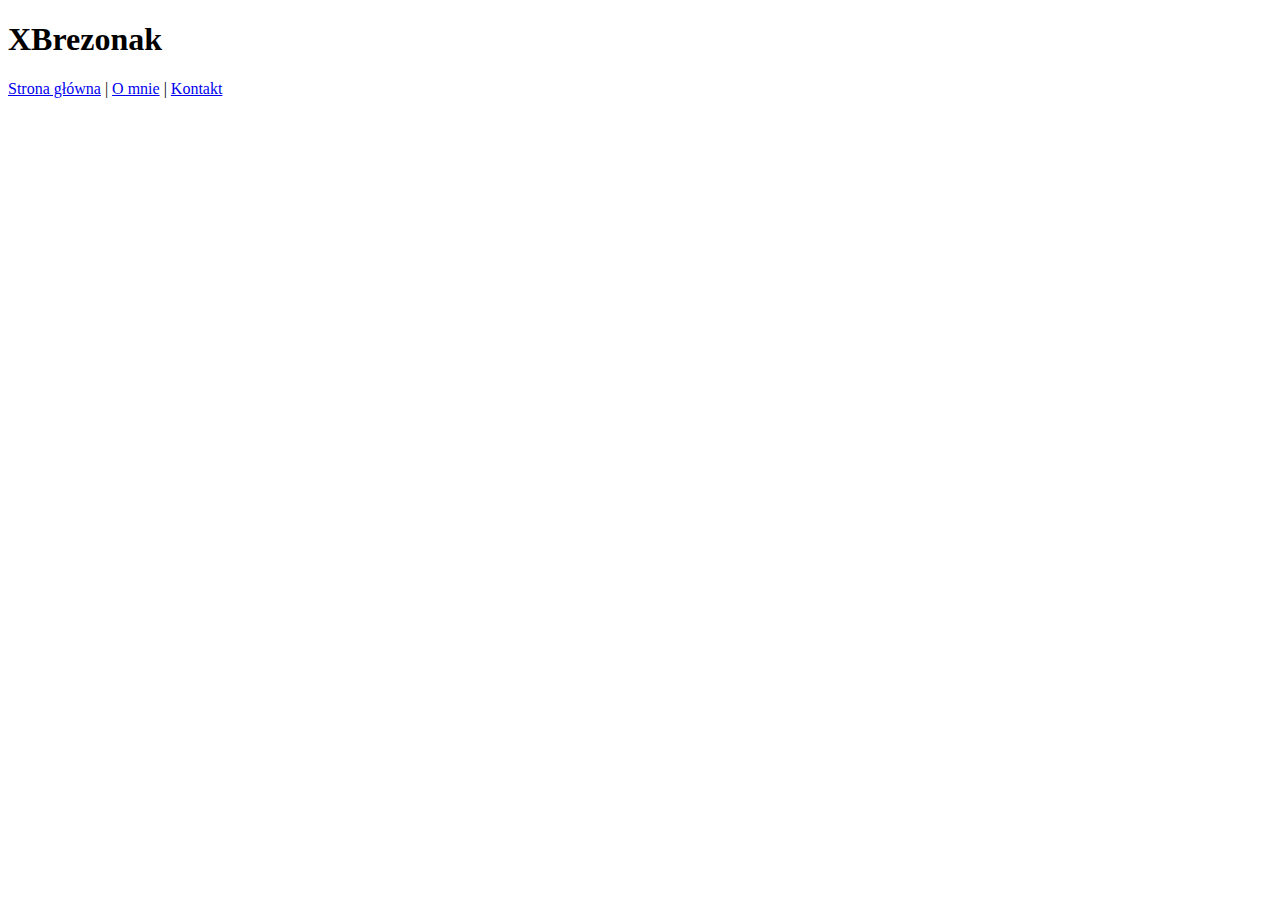
<file: Zad1/index.html>
<!DOCTYPE html>
<html lang="en">
<head>
    <meta charset="UTF-8">
    <meta name="viewport" content="width=device-width, initial-scale=1.0">
    <title>Zadanie 1</title>
</head>
<body>
    <header>
        <h1>XBrezonak</h1>
    </header>
    <nav>
        <a href="index.html">Strona główna</a> |
        <a href="about.html">O mnie</a> |
        <a href="contact.html">Kontakt</a>
</body>
</html>
</file>
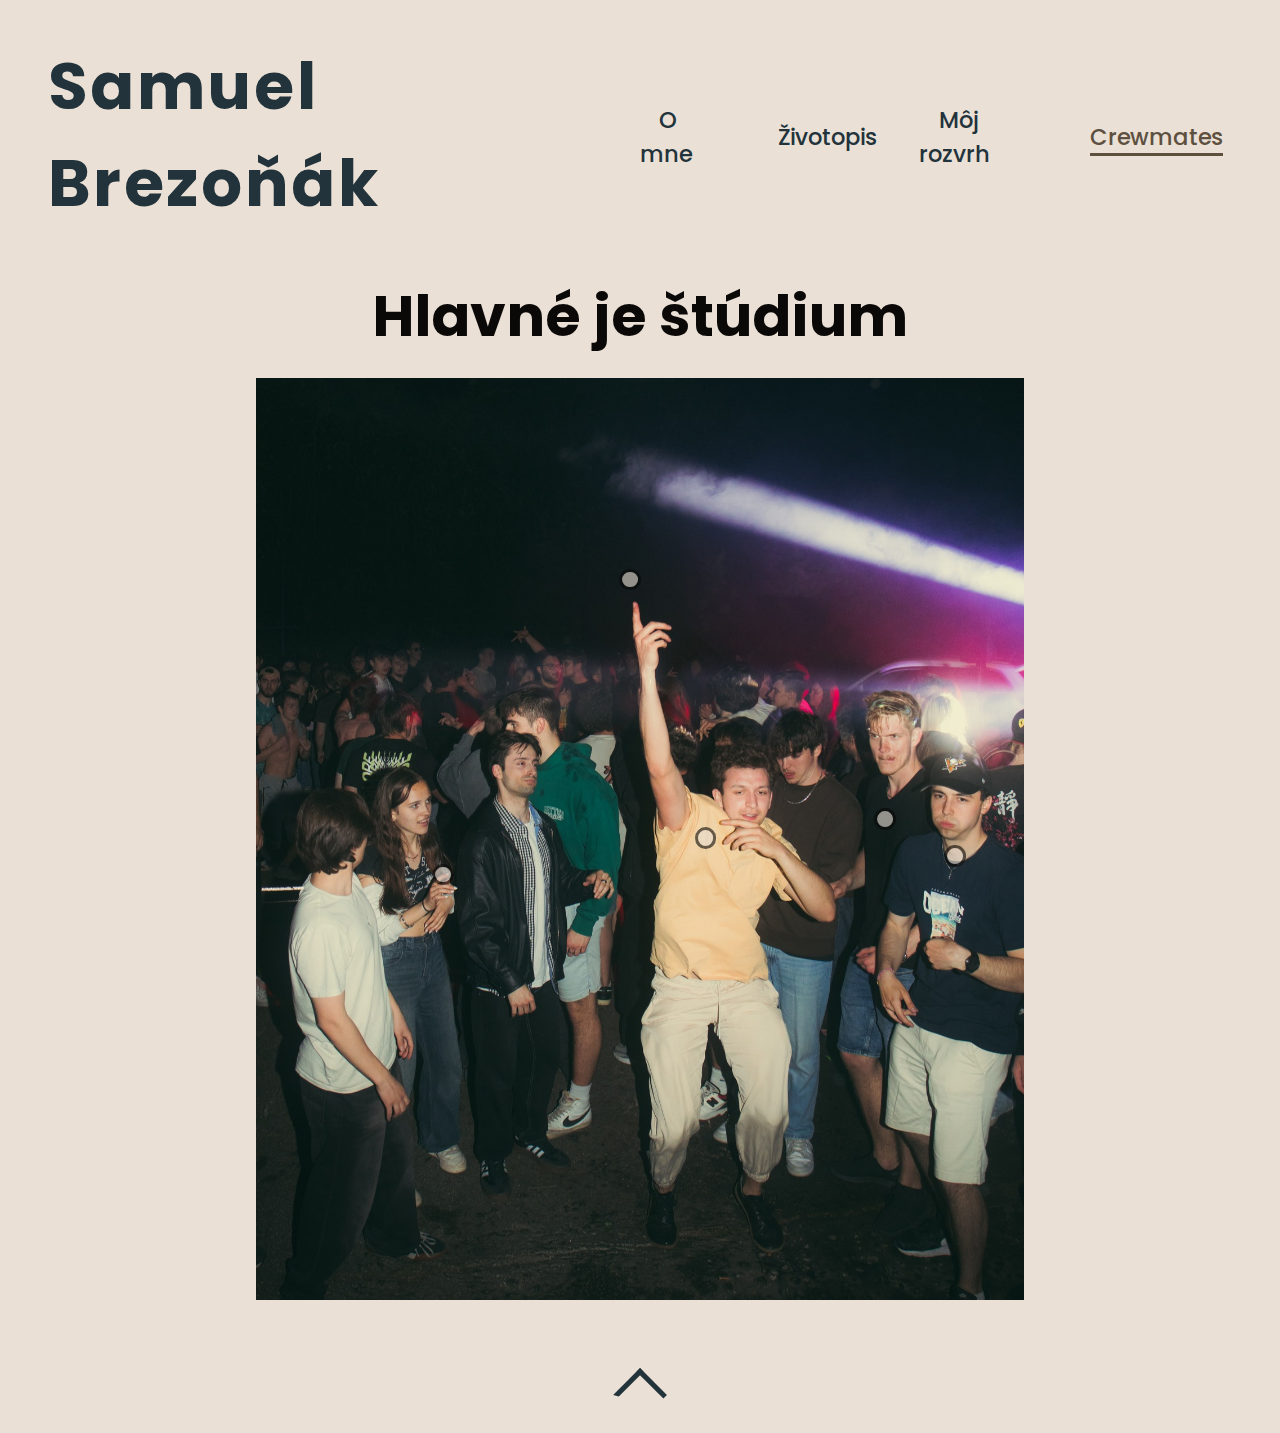
<file: chlieb/mapa.html>
<!DOCTYPE html>
<html lang="sk">
<head>
    <meta charset="UTF-8">
    <meta name="viewport" content="width=device-width, initial-scale=1.0">
    <meta http-equiv="X-UA-Compatible" content="IE=edge">
    <link rel="stylesheet" href="css/styles.css">
    <title>Crewmates</title>
</head>
<body> 
    <header>
        <div class="heading">
            <a href="index.html" class="logo">Samuel Brezoňák</a>
        </div>
        <nav>
            <ul>
                <li><a href="index.html">O mne</a></li>
                <li><a href="zivotopis.html">Životopis</a></li>
                <li><a href="moj_rozvrh.html">Môj rozvrh</a></li>
                <li><a href="mapa.html" class="active" aria-current="page">Crewmates</a></li>
            </ul>
        </nav>
    </header>
    <main>
        <section class="crew-content">
            <h2>Hlavné je štúdium</h2>
            <div class="moja-crew">
                <img src="./img/mapPic.jpg" alt="Fotka mojej crew na Májovici">
                <div class="pin ja">
                    <span>
                        <div class="float-window gray-bg">
                            <p class="bold gray-bg">Ja:</p>
                            <p class="window-text gray-bg">"Rád programujem weby!!"</p>
                        </div>
                    </span>
                </div>
                <div class="pin michaela">
                    <span>
                        <div class="float-window gray-bg">
                            <p class="bold gray-bg">Michaela:</p>
                            <p class="window-text gray-bg">"Rada tancujem!"</p>
                        </div>
                    </span>
                </div>
                <div class="pin marcelos">
                    <span>
                        <div class="float-window gray-bg">
                            <p class="bold gray-bg">Marcelos:</p>
                            <p class="window-text gray-bg">"Rád jazdím na motorke!"</p>
                        </div>
                    </span>
                </div>
                <div class="pin matus">
                    <span>
                        <div class="float-window gray-bg">
                            <p class="bold gray-bg">Matus:</p>
                            <p class="window-text gray-bg">"Vlastním vychooslovenské vodárne!"</p>
                        </div>
                    </span>
                </div>
                <div class="pin majovica">
                    <span>
                        <div class="float-window gray-bg">
                            <p class="bold gray-bg">Majovica:</p>
                            <p class="window-text gray-bg">"Som najlepšia party STU!"</p>
                        </div>
                    </span>
                </div>
            </div>
        </section>
    </main>
    <footer>
        <a href="#" class="arrow"></a>
    </footer>
</body>
</html>
</file>
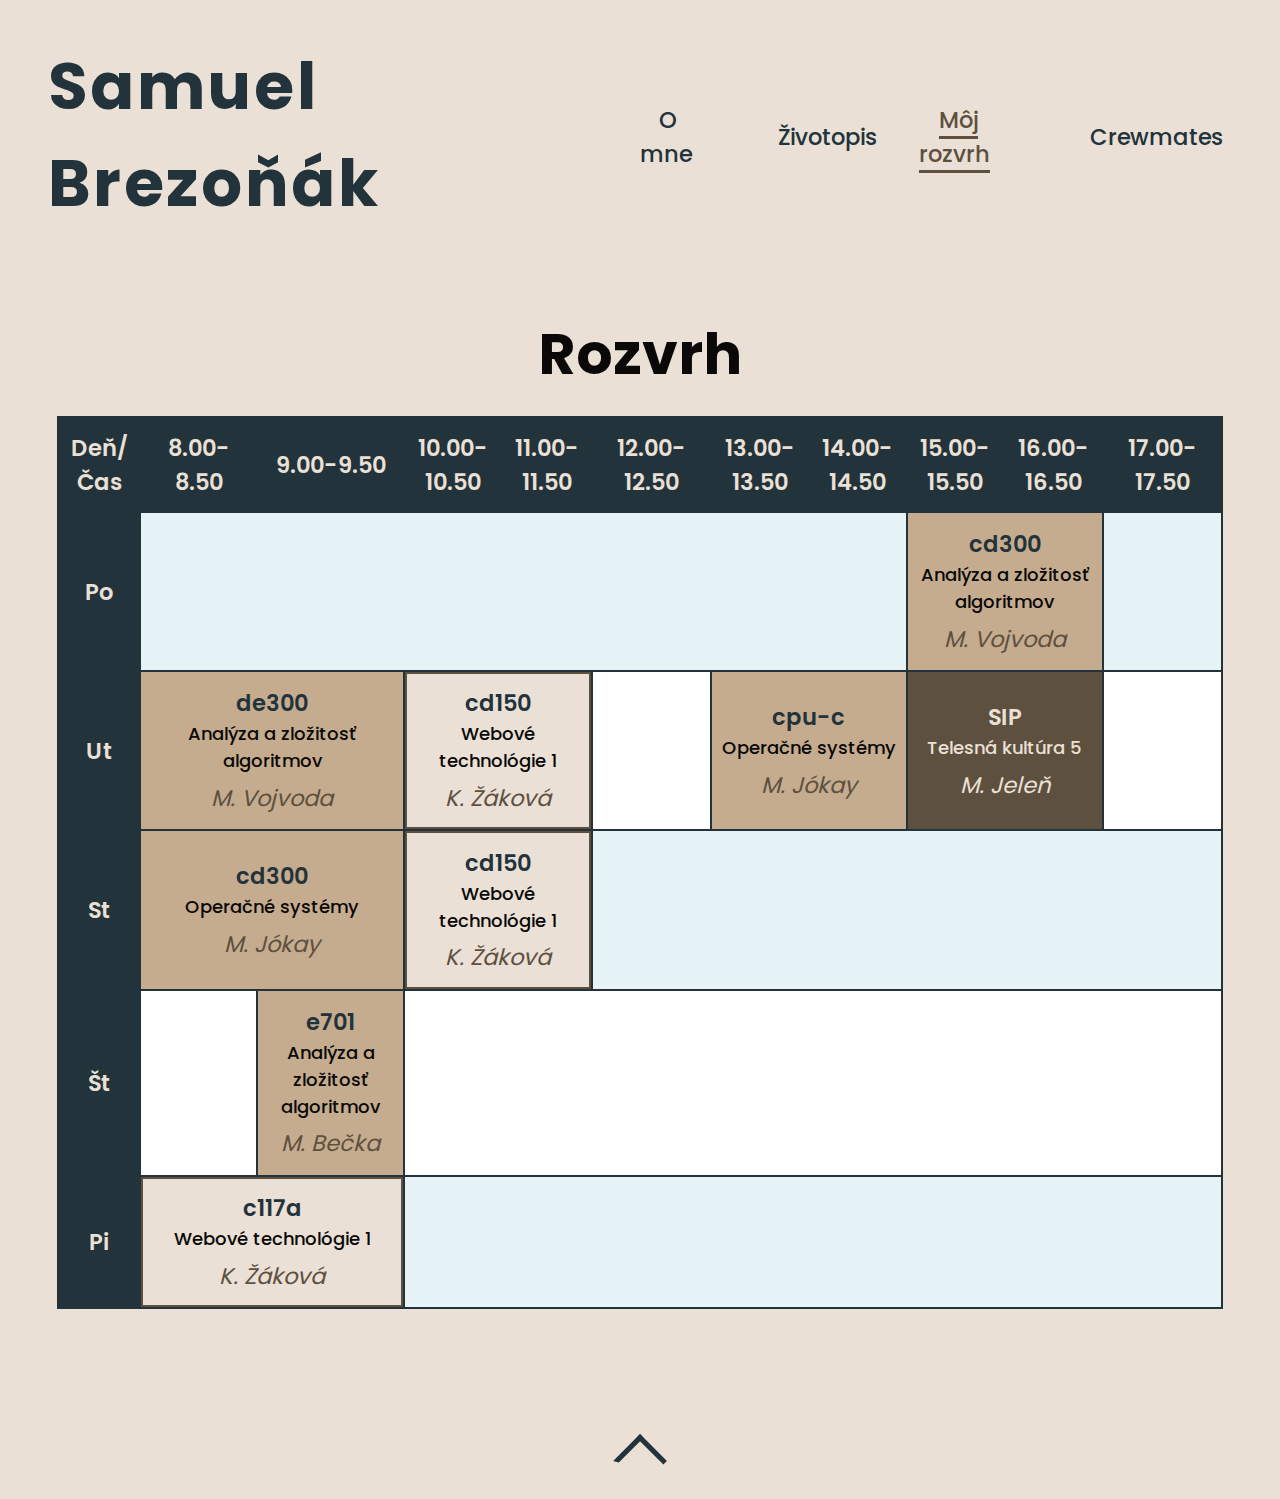
<file: chlieb/moj_rozvrh.html>
<!DOCTYPE html>
<html lang="sk">
<head>
    <meta charset="UTF-8">
    <meta http-equiv="X-UA-Compatible" content="IE=edge">
    <meta name="viewport" content="width=device-width, initial-scale=1.0">
    <link rel="stylesheet" href="css/styles.css">
    <title>Môj rozvrh</title>
</head>
<body>
    <header>
        <div class="heading">
            <a href="index.html" class="logo">Samuel Brezoňák</a>
        </div>
        <nav>
            <ul>
                <li><a href="index.html">O mne</a></li>
                <li><a href="zivotopis.html">Životopis</a></li>
                <li><a href="moj_rozvrh.html" class="active" aria-current="page">Môj rozvrh</a></li>
                <li><a href="mapa.html">Crewmates</a></li>
            </ul>
        </nav>
    </header>

    <main>
        <section class="rozvrh">
            <h2>Rozvrh</h2>
            <table>
                <tr>
                    <th>Deň/Čas</th>
                    <th>8.00-8.50</th>
                    <th>9.00-9.50</th>
                    <th>10.00-10.50</th>
                    <th>11.00-11.50</th>
                    <th>12.00-12.50</th>
                    <th>13.00-13.50</th>
                    <th>14.00-14.50</th>
                    <th>15.00-15.50</th>
                    <th>16.00-16.50</th>
                    <th>17.00-17.50</th>
                </tr>
                <tr>
                    <th>Po</th>
                    <td colspan="7" class="filler"></td>
                    <td colspan="2" class="session session--analysis">
                        <div class="room">cd300</div>
                        <div class="class">Analýza a zložitosť algoritmov</div>
                        <span class="lecturer">M. Vojvoda</span>
                    </td>
                    <td class="filler"></td>
                </tr>
                <tr>
                    <th>Ut</th>
                    <td colspan="2" class="session session--analysis">
                        <div class="room">de300</div>
                        <div class="class">Analýza a zložitosť algoritmov</div>
                        <span class="lecturer">M. Vojvoda</span>
                    </td>
                    <td colspan="2" class="session session--web">
                        <div class="room">cd150</div>
                        <div class="class">Webové technológie 1</div>
                        <span class="lecturer">K. Žáková</span>
                    </td>
                    <td colspan="1" class="filler"></td>
                    <td colspan="2" class="session session--os">
                        <div class="room">cpu-c</div>
                        <div class="class">Operačné systémy</div>
                        <span class="lecturer">M. Jókay</span>
                    </td>
                    <td colspan="2" class="session session--pe">
                        <div class="room">SIP</div>
                        <div class="class">Telesná kultúra 5</div>
                        <span class="lecturer">M. Jeleň</span>
                    </td>
                    <td colspan="2" class="filler"></td>
                </tr>
                <tr>
                    <th>St</th>
                    <td colspan="2" class="session session--os">
                        <div class="room">cd300</div>
                        <div class="class">Operačné systémy</div>
                        <span class="lecturer">M. Jókay</span>
                    </td>
                    <td colspan="2" class="session session--web">
                        <div class="room">cd150</div>
                        <div class="class">Webové technológie 1</div>
                        <span class="lecturer">K. Žáková</span>
                    </td>
                    <td colspan="6" class="filler"></td>
                </tr>
                <tr>
                    <th>Št</th>
                    <td colspan="1" class="filler"></td>
                    <td class="session session--analysis">
                        <div class="room">e701</div>
                        <div class="class">Analýza a zložitosť algoritmov</div>
                        <span class="lecturer">M. Bečka</span>
                    </td>
                    <td colspan="8" class="filler"></td>
                </tr>
                <tr>
                    <th>Pi</th>
                    <td colspan="2" class="session session--web">
                        <div class="room">c117a</div>
                        <div class="class">Webové technológie 1</div>
                        <span class="lecturer">K. Žáková</span>
                    </td>
                    <td colspan="8" class="filler"></td>
                </tr>
            </table>
        </section>
    </main>
    <footer>
        <a href="#" class="arrow"></a>
    </footer>
</body>
</html>
</file>
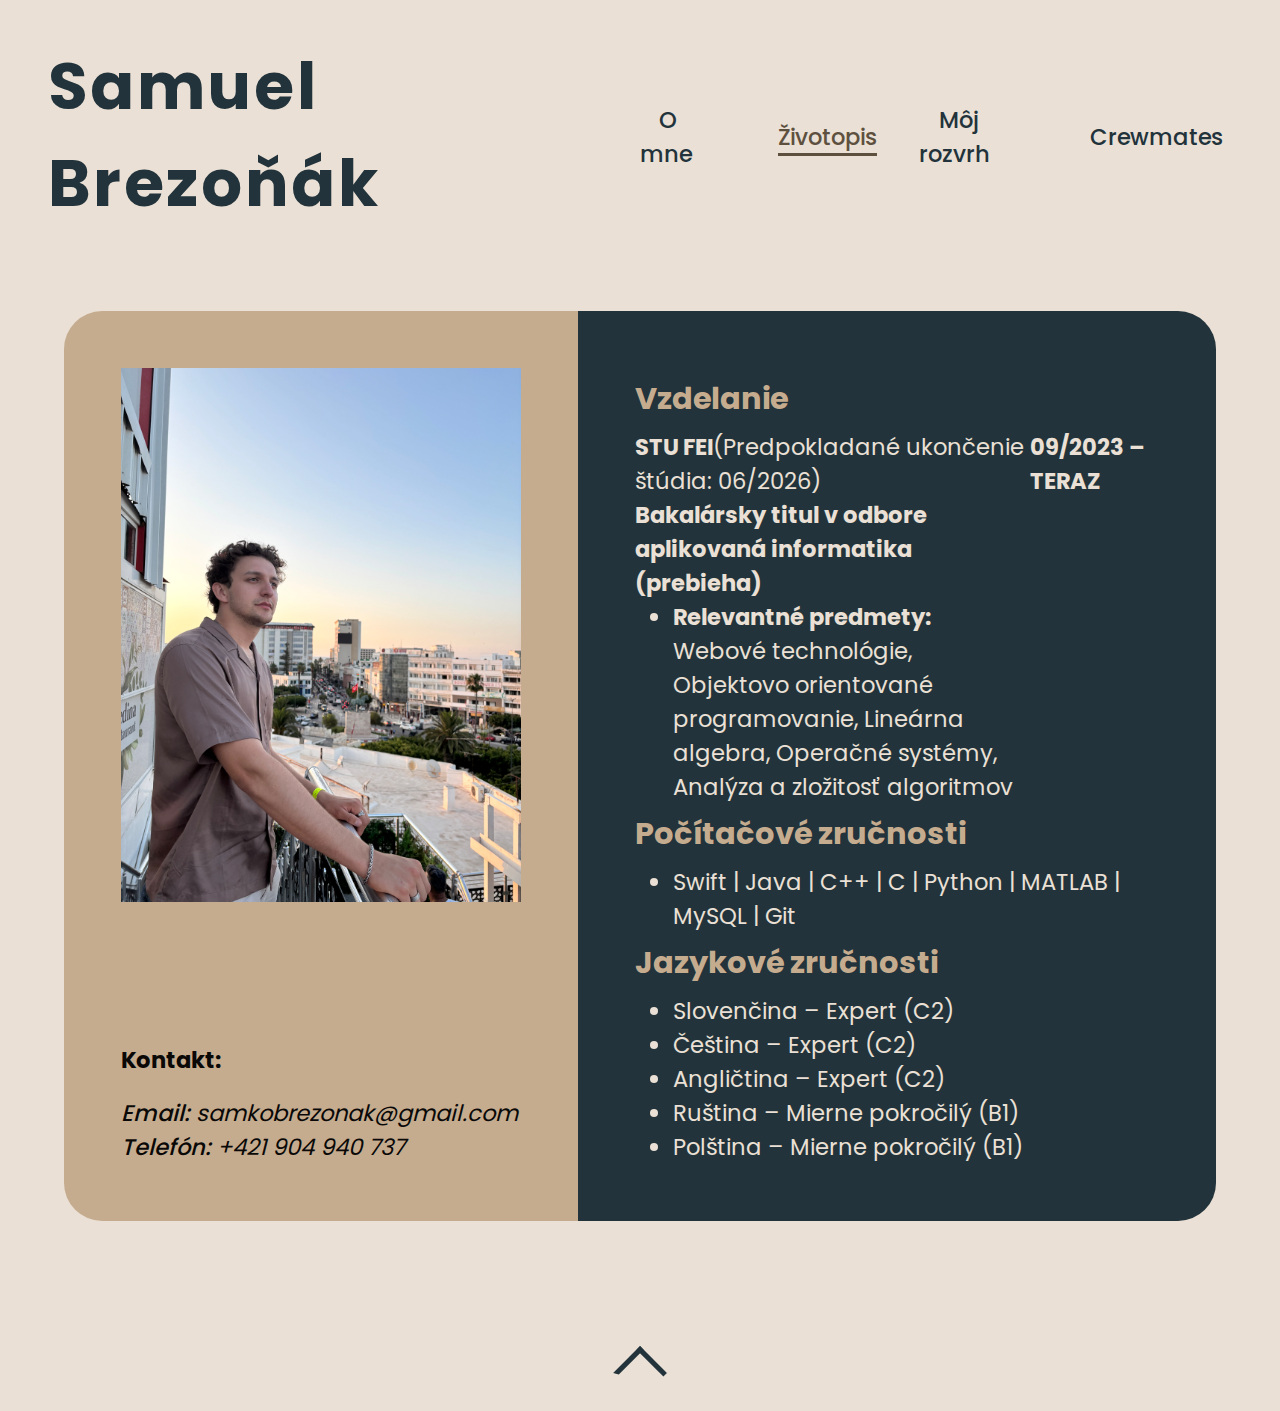
<file: chlieb/zivotopis.html>
<!DOCTYPE html>
<html lang="sk">
    <meta charset="UTF-8">
    <meta name="viewport" content="width=device-width, initial-scale=1.0">
    <meta http-equiv="X-UA-Compatible" content="IE=edge">
    <link rel="stylesheet" href="https://cdnjs.cloudflare.com/ajax/libs/font-awesome/6.5.2/css/all.min.css">
    <link rel="stylesheet" href="css/styles.css">
    <title>Životopis</title>
<body>
    <header>
        <div class="heading">
            <a href="index.html" class="logo">Samuel Brezoňák</a>
        </div>
        <nav>
            <ul>
                <li><a href="index.html">O mne</a></li>
                <li><a href="zivotopis.html" class="active" aria-current="page">Životopis</a></li>
                <li><a href="moj_rozvrh.html">Môj rozvrh</a></li>
                <li><a href="mapa.html">Crewmates</a></li>
            </ul>
        </nav>
    </header>
    <main>
        <section class="zivotopis-section">
            <div class ="first-column">
                <img src="img/aboutMePic.jpeg" alt="fotografia chalana" width="400">
                <div>
                    <h3>Kontakt:</h3>
                    <address>
                        <p>Email: <a href="mailto:samkobrezonak@gmail.com">samkobrezonak@gmail.com</a></p>
                        <p>Telefón: <a href="tel:+421904940737">+421 904 940 737</a></p>
                    </address>
                </div>

            </div>
            <div class="main-text">
                <div class = "right-text">
                    <h3>Vzdelanie</h3>
                    <div class="space-between">
                        <p><span>STU FEI</span>(Predpokladané ukončenie štúdia: 06/2026)</p>
                        <p><span>09/2023 – TERAZ</span></p>
                    </div>
                    <div class="width-change">
                        <p><span>Bakalársky titul v odbore aplikovaná informatika (prebieha)</span></p>
                        <ul>
                            <li><span>Relevantné predmety:</span> Webové technológie, Objektovo orientované programovanie, Lineárna algebra, Operačné systémy, Analýza a zložitosť algoritmov</li>
                        </ul>
                    </div>
                </div>
                <div>
                    <h3>Počítačové zručnosti</h3>
                    <ul>
                        <li>Swift | Java | C++ | C | Python | MATLAB | MySQL | Git</li>
                    </ul>
                </div>
                <div>
                    <h3>Jazykové zručnosti</h3>
                    <ul>
                        <li>Slovenčina – Expert (C2)</li>
                        <li>Čeština – Expert (C2)</li>
                        <li>Angličtina –  Expert (C2)</li>
                        <li>Ruština – Mierne pokročilý (B1)</li>
                        <li>Polština – Mierne pokročilý (B1)</li>
                    </ul>
                </div>
            </div>
        </section>
    </main>
    <footer>
        <a href="#" class="arrow"></a>
    </footer>
</body>
</html>
</file>
<file: chlieb/css/styles.css>
@font-face{
    font-family: 'Poppins';
    src: url('../fonts/Poppins-Regular.ttf') format('truetype');
    font-weight: 400;
    font-style: normal;
    font-display: swap;
}
@font-face{
    font-family: 'Poppins';
    src: url('../fonts/Poppins-Medium.ttf') format('truetype');
    font-weight: 500;
    font-style: normal;
    font-display: swap;
}
@font-face{
    font-family: 'Poppins';
    src: url('../fonts/Poppins-SemiBold.ttf') format('truetype');
    font-weight: 600;
    font-style: normal;
    font-display: swap;
}
@font-face{
    font-family: 'Poppins';
    src: url('../fonts/Poppins-Bold.ttf') format('truetype');
    font-weight: 700;
    font-style: normal;
    font-display: swap;
}
*{
    background-color: transparent;
    padding: 0;
    margin: 0;
    text-decoration: none;
    list-style-type: none;
    border: none;
    outline: none;
    font-family: 'Poppins', sans-serif;
    box-sizing: border-box;
    font-size: 1.19rem;
}
html{
    scroll-behavior: smooth;
}
body{
    background-color: #EAE0D5;
    color: #0A0908;
}

/* Base elements */
a{
    color: #22333B;
    font-weight: 500;
    margin: 1rem;
    border-bottom: 3px solid transparent; 
    transition: 0.3s ease;
}
p{
    max-width: 100%;
    margin-bottom: 1.3rem;
}
section{
    margin: 3rem;
    color: #22333B;
}
section h2{
    font-size: 4rem;
    color: #0A0908;
}

/* Layout: Header & Navigation */
header{
    display: flex;
    justify-content: space-between; 
    margin: 1rem 2rem; 
    color: #22333B;
}
nav{
    display: flex;
    justify-content: center;
    align-items: center;
}
.heading{
    display: flex;
    align-items: center;
    gap: 1.25rem;
}
header nav ul{
    display: flex;
    align-items: center;
    gap: 1.25rem;
    margin: 0;
    padding: 0;
    flex-wrap: nowrap; 
}
.logo{
    font-size: 3.4rem;
    font-weight: 900;
    color: #22333B;
    letter-spacing: 0.04em;
    transition: 0.3s ease;
    cursor: pointer; 
    margin-left: 0.5rem;
}
.logo:hover{
    transform: translateY(-2px); 
    color: #C6AC8F;
}
header a{
    color: #22333B;
}
nav a{
    color: #22333B;
    border-bottom: 3px solid transparent; /* Invisible border to prevent layout shift */
}
nav a:hover,
nav a:focus,
nav a.active{
    color: #5E503F;
    border-bottom: 3px solid #5E503F;
}
.container img{
    float: left;
    margin-right: 2rem;
    border-radius: 2rem;
}
.container .main-headline{
    display: flex;
    align-items: center; 
    gap: 2rem; 
}

/* Social */
.socials-icons{
    display: flex;
    align-items: center;
    gap: 0.5rem;
}
.socials-icons a{
    transition: transform 0.3s ease; 
    border: none;
    display: inline-flex; /* Use inline-flex to center the image properly */
    align-items: center; 
    justify-content: center;  
    margin: 0;
    color: #0A0908;
    border-radius: 0;
}
.socials-icons a img{
    display: block;  /* Remove extra space below image */
    width: 2.4rem;
    height: auto; 
    border-radius: 0; 
}
.socials-icons a.secret img{
    width: 2.1rem; 
}
.socials-icons a:hover{
    transform: scale(1.25) translateY(-4px);
    color: #5E503F;
}

/* lists */
.fav-foods{
    display: flex;
    flex-direction: column;
    justify-content: center;
    align-items: center;
}
.fav-foods ul{
    display: block;
}
.fav-foods li{
    list-style-type: disc;
    
}

/* Footer */
footer{
    display: flex;
    justify-content: center;
    align-items: center;
    position: relative; /* Positioning context for absolute elements */
    padding: 5rem 0 2rem; 
}
.quote p{
    text-align: center;
    color: #0A0908;
    font-size: 2rem;
    font-weight: 700;
    margin: 3rem 0;
    text-align: center;
    padding: 0;
    border-radius: 1rem;
    display: flex;
    flex-direction: column;
    margin:0;
    margin-bottom: 1.3rem;
    box-shadow: 10px 10px 24px rgba(10, 9, 8, 0.12);
}
.quote span{
    font-style: italic;
    font-weight: 400;
}
.gray{
    background-color: #C6AC8F;
    border-radius: 1em;
}
.arrow{
    position: absolute;
    bottom: 0;
    border-left: 5px solid #22333B;
    border-top: 5px solid #22333B;
    transform: rotate(45deg); /* Rotate to create arrow shape */
    height: 2rem;
    width: 2rem;
}
.arrow:hover{
    border-left-color: #5E503F;
    border-top-color: #5E503F;
}

/* responsivity */
@media (max-width:1327px){
    .container .main-headline{
        flex-direction: column;
        gap: 0;
    }
}
@media (max-width:1199px){
    header{
        flex-direction: column;
        align-items: center;
        gap: 1rem;
    }
    nav ul{
        width: 100%;
        margin: 0;
        justify-content: center;
    }
}
@media (max-width:768px){
    .logo{
        margin-left: 0;
        text-align: center;
    }
    nav ul{
        flex-direction: column;
        align-items: center;
        gap: 0.75rem;
    }
    nav li{
        width: auto;
    }
}
@media (max-width:1100px){
    .container img{
        float: none;
        margin: 0;
    }
    .container{
        display: flex;
        flex-direction: column;
        align-items: center;
        justify-content: center; 
    }
}
@media (max-width:768px){
    .container img{
        width: 100%;
    }
}
@media (max-width:600px){
    .fav-foods ul{
        display: grid;
        justify-items: center;
    }
    header{
        margin-bottom: 0;
    }
    section{
        margin: 1.5rem 1rem;
    }
}
@media (max-width:426px){
    .o-mne{
        margin-top: 2rem;
    }
    .main-headline h2{
        font-size: 3rem;
    }
    .quote p, .quote span{
        font-size: 1.3rem;
    }
}

/* zivotopis */
.zivotopis-title{
    font-size: 2.8rem;
    color: #0A0908;
    width: 90%;
    max-width: 1200px;
    margin: 3rem auto 1.5rem;
}
.zivotopis-section{
    display: flex;
    align-items: stretch;
    justify-content: center;
    color: #0A0908;
    width: 80%;
    max-width: 100%;
    margin: auto;
    margin-bottom: 3rem;
    margin-top: 3rem;
    width: 90%;
}
.space-between{
    margin-bottom: 1.5rem;
}
.zivotopis-section address p{
    font-weight: 500;
}
.zivotopis-section a{
    color: #0A0908;
    font-weight: 400;
}

.first-column *, .first-column{
    background-color: #C6AC8F;
    padding: 0;
    margin: 0;
}
.first-column{
    padding: 3rem;
    display: flex;
    flex-direction: column;
    flex: auto;
    justify-content: space-between;
    border-top-left-radius: 2rem;
    border-bottom-left-radius: 2rem;
    border-right: none;
    
}
.first-column h3{
    margin-bottom: 1rem;
}
.main-text {
    display: flex;
    flex: auto;
    flex-direction: column;
    margin: 0;
    padding: 3rem;
    background-color: #22333B;
    color: #EAE0D5;
    border-top-right-radius: 2rem;
    border-bottom-right-radius: 2rem;
    border-left: none;
}
.main-text *{
    background-color: #22333B;
    color: #EAE0D5;
}

.main-text span{
    font-weight: bold;
}

.space-between{
    display: flex;
    justify-content: space-between;
    margin:0;
}
.width-change{
    width: 75%;
}
.main-text h3{
    color: #C6AC8F;
    margin: 0.4rem 0;
}
.right-text h3, .main-text h3{
    font-size: 1.6rem;
}
.right-text h3{
    margin-bottom: 0.4rem;
}
.main-text p{
    margin: 0;
}
.main-text ul{
    display: block;
    margin: 0;
}
.main-text li{
    list-style-type: disc;
    margin-left: 2rem;
}
@media (max-width: 1170px){
    nav{
        flex: 1;
    }
}
@media (max-width:1070px){
    .zivotopis-section{
        flex-direction: column;
    }
    .first-column, .main-text{
        border-radius: 0;
    }
    .first-column{
        border-top-left-radius: 2rem;
        border-top-right-radius: 2rem;
    }
   
    .first-column img{
        width: 100%;
        justify-content: center;
    }
    .main-text{
        border-bottom-left-radius: 2rem;
        border-bottom-right-radius: 2rem;
    }
}
@media(max-width:480px){
    address a{
        font-size: 4vw;
    }
    .width-change{
        width: 100%;
    }
    .space-between{
        flex-direction: column;
    }

}
@media (max-width: 900px){
    .rozvrh{
        overflow-x: auto;
        padding-bottom: 1rem;
    }
    .rozvrh table{
        min-width: 760px;
    }
    .rozvrh th,
    .rozvrh td{
        padding: 0.6rem 0.3rem;
        font-size: 1rem;
    }
}

/* Rozvrh */
.rozvrh h2{
    text-align: center;
    color: #0A0908;
    font-size: 3rem;
    margin: 1rem;
}
.rozvrh table{
    width: 100%;
    border-collapse: collapse;
    margin: 0 auto;
    background-color: transparent;
}
.rozvrh table tr:nth-of-type(odd){
    background-color: #ffffff;
}
.rozvrh table tr:nth-of-type(even){
    background-color: #e6f4f8;
}
.rozvrh th,
.rozvrh td{
    border: 2px solid #22333B;
    text-align: center;
    vertical-align: middle;
}
.rozvrh th{
    background-color: #22333B;
    color: #EAE0D5;
    font-weight: 600;
    padding: 0.65rem 0.4rem;
}
.rozvrh td{
    padding: 0.75rem 0.4rem;
    background-color: transparent;
    color: #0A0908;
    min-width: 6rem;
}
.rozvrh td.filler{
    background-color: inherit;
}
.rozvrh td.session{
    background-color: #C6AC8F;
    color: #0A0908;
    position: relative;
}
.rozvrh td.session--web{
    background-color: #EAE0D5;
    box-shadow: inset 0 0 0 2px #5E503F;
}
.rozvrh td.session--os{
    background-color: #C6AC8F;
}
.rozvrh td.session--pe{
    background-color: #5E503F;
    color: #EAE0D5;
}
.rozvrh td.session--pe .room,
.rozvrh td.session--pe .class,
.rozvrh td.session--pe .lecturer{
    color: #EAE0D5;
}
.rozvrh td.session--lab{
    background-color: #22333B;
    color: #EAE0D5;
}
.rozvrh td .room{
    font-weight: 600;
    color: #22333B;
}
.rozvrh td .class{
    font-size: 0.95rem;
    font-weight: 500;
}
.rozvrh td .lecturer{
    margin-top: 0.35rem;
    font-style: italic;
    color: #5E503F;
    display: block;
}
.rozvrh td.session--lab .room,
.rozvrh td.session--lab .class,
.rozvrh td.session--lab .lecturer{
    color: #EAE0D5;
}
.rozvrh td.break{
    border: none;
    background-color: transparent;
    padding: 0.2rem;
}

/* Foto */
.moja-crew{
    display: flex;
    justify-content: center;
    align-items: center;
    margin: 0;
    padding: 0;
    position: relative; 
}
.moja-crew img{
    width: 60%;
    height: 100%;
    object-fit: contain;
}
.crew-content h1{
    text-align: center;
    color: #0A0908;
    font-size: 3rem;
    margin-top: 1.5rem;
    margin-bottom: 0.5rem;
}
.crew-content h2{
    color: #0A0908;
    font-size: 3rem;
    margin: 1rem;
    text-align: center;
}
.crew-content{
    margin: 0;
}
.pin{
    background: #EAE0D5;
    position: absolute;
    width: 0.7em;
    height: 0.7em;
    border-radius: 50%;
    transition: 0.5s ease;
    opacity: 0.6;
}
.pin:hover{
    transform: scale(1.4);
    opacity: 1;
}
.pin::before{
    content: '';
    background: #EAE0D5;
    border: 3px solid #0A0908;
    position: absolute;
    top:50%;
    left: 50%;
    transform: translate(-50%, -50%);
    width: 100%;
    height: 100%;
    border-radius: 50%;
}
.pin span{
    white-space: nowrap;
    position: absolute;
    left: 70%;
    top: 100%;
    transform: translate(-70%, 0.8rem);
    background: #22333B;
    border-radius: 1em;
    padding: 0.3em 0.6em;
    color: #EAE0D5;
    font-size: 0.9em;
    display: none;
}
.gray-bg{
    background-color: #22333B;
}
.float-window p{
    text-align: center;
    font-size: 1.1vw;
    margin: 0;
}
.float-window{
    font-size: 1rem;
}
.window-text{
    font-size: 0.8em;
}
.pin:hover span{
    display: inline-block;
}
.bold{
    font-weight: bold;
}
.ja{
    top: 49%;
    left: 54.5%;
}
.majovica{
    top: 21%;
    left: 48.6%;
}
.michaela{
    top: 53%;
    left: 34%;
}
.matus{
    top: 51%;
    left: 74%;
}
.marcelos{
    top: 47%;
    left: 68.5%;
}
@media (max-width: 768px){
    .moja-crew img{
        width: 100%;
    }
    .pin span{
        left: 70%;
        transform: translate(-50%, 0.8rem);
        white-space: normal;
        text-align: center;
    }
    .ja{
        top: 49%;
        left: 59%;
    }
    .majovica{
        top: 22%;
        left: 48.5%;
    }
    .michaela{
        top: 55%;
        left: 24%;
    }
    .matus{
        top: 61%;
        left: 85%;
    }
    .marcelos{
        top: 45%;
        left: 81%;
    }
}
</file>
